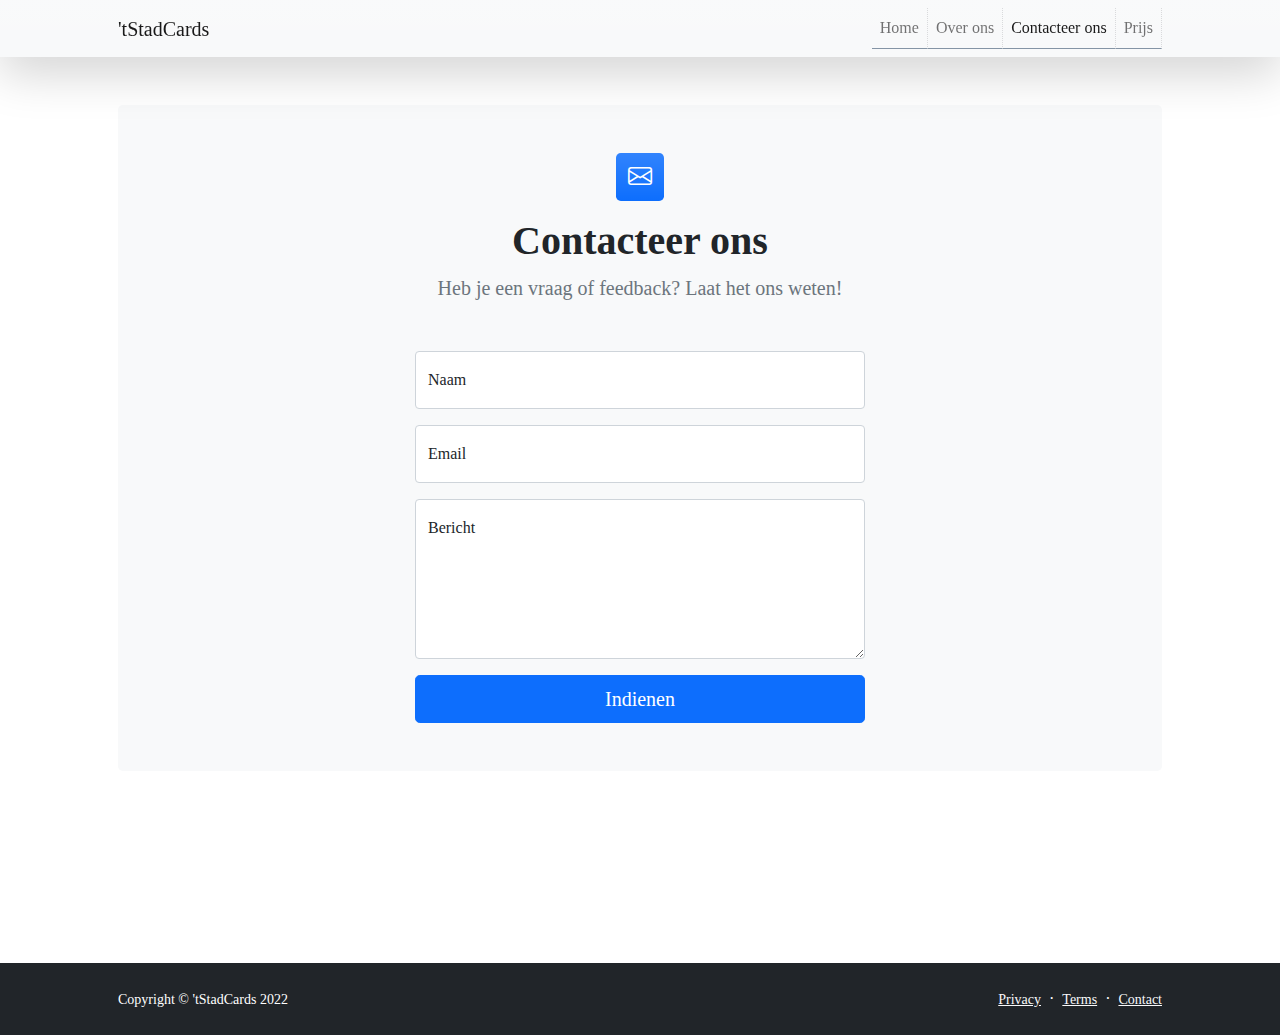
<file: contact.html>
<!DOCTYPE html>
<html lang="en">
    <head>
        <meta charset="utf-8" />
        <meta name="viewport" content="width=device-width, initial-scale=1, shrink-to-fit=no" />
        <meta name="description" content />
        <meta name="author" content />
        <title>-= 'tStadCards =-</title>
        <!-- Favicon-->
        <link rel="icon" type="image/x-icon" href="assets/favicon.ico" />
        <!-- Bootstrap icons-->
        <link href="https://cdn.jsdelivr.net/npm/bootstrap-icons@1.5.0/font/bootstrap-icons.css" rel="stylesheet" />
        <!-- Core theme CSS (includes Bootstrap)-->
        <link href="css/styles.css" rel="stylesheet" />
    </head>
    <body class="d-flex flex-column">
        <main class="flex-shrink-0">
            <!-- Navigation-->
            <nav class="navbar navbar-expand-lg navbar-light bg-light bg-gradient sticky-top shadow-lg">
                <div class="container px-5">
                    <a class="navbar-brand" href="index.html">'tStadCards</a>
                    <button class="navbar-toggler" type="button" data-bs-toggle="collapse" data-bs-target="#navbarSupportedContent" aria-controls="navbarSupportedContent" aria-expanded="false" aria-label="Toggle navigation"><span class="navbar-toggler-icon"></span></button>
                    <div class="collapse navbar-collapse" id="navbarSupportedContent">
                        <ul class="navbar-nav ms-auto mb-2 mb-lg-0">
                            <li class="nav-item"><a class="nav-link nav-tabs" href="index.html">Home</a></li>
                            <li class="nav-item"><a class="nav-link nav-tabs" href="about.html">Over ons</a></li>
                            <li class="nav-item"><a class="nav-link nav-tabs active" href="contact.html">Contacteer ons</a></li>
                            <li class="nav-item"><a class="nav-link nav-tabs" href="pricing.html">Prijs</a></li>
                        </ul>
                    </div>
                </div>
            </nav>
            <!-- Page content-->
            <section class="py-5">
                <div class="container px-5">
                    <!-- Contact form-->
                    <div class="bg-light rounded-3 py-5 px-4 px-md-5 mb-5">
                        <div class="text-center mb-5">
                            <div class="feature bg-primary bg-gradient text-white rounded-3 mb-3"><i class="bi bi-envelope"></i></div>
                            <h1 class="fw-bolder">Contacteer ons</h1>
                            <p class="lead fw-normal text-muted mb-0">Heb je een vraag of feedback? Laat het ons weten!</p>
                        </div>
                        <div class="row gx-5 justify-content-center">
                            <div class="col-lg-8 col-xl-6">
                                
                                <!-- https://formsubmit.co for formsubmit@tstadcards.com-->
                                <form id="contactForm" action="https://formsubmit.co/28b6be7c323d34f1cf096b1641c80d18" method="post">
                                    <input type="hidden" name="_subject" value="Feedback submitted from tStadCards.com">
                                    <input type="hidden" name="_next" value="https://tStadCards.com/contact_thankyou.html">
                                    <input type="hidden" name="_captcha" value="false">
                                    <input type="hidden" name="_template" value="table">
                                    <input type="text" name="_honey" style="display:none">

                                    <!-- Name input-->
                                    <div class="form-floating mb-3">
                                        <input class="form-control" name="name" id="name" type="text" placeholder="Naam..." required>
                                        <label for="name">Naam</label>
                                    </div>
                                    <!-- Email address input-->
                                    <div class="form-floating mb-3">
                                        <input class="form-control" name="email" id="email" type="email" placeholder="name@example.com" required>
                                        <label for="email">Email</label>
                                    </div>
                                    <!-- Message input-->
                                    <div class="form-floating mb-3">
                                        <textarea class="form-control" name="Message" id="Message" type="text" placeholder="Bericht..." style="height: 10rem" required></textarea>
                                        <label for="Message">Bericht</label>
                                    </div>
                                    
                                    <!-- Submit Button-->
                                    <div class="d-grid"><button class="btn btn-primary btn-lg" id="submitButton" type="submit">Indienen</button></div>
                                </form>
                            </div>
                        </div>
                    </div>
                    <!-- Contact cards-->
                    <div class="row gx-5 row-cols-2 row-cols-lg-4 py-5">
                        <!-- <div class="col">
                            <div class="feature bg-primary bg-gradient text-white rounded-3 mb-3"><i class="bi bi-chat-dots"></i></div>
                            <div class="h5 mb-2">Chat with us</div>
                            <p class="text-muted mb-0">Chat live with one of our support specialists.</p>
                        </div>
                        <div class="col">
                            <div class="feature bg-primary bg-gradient text-white rounded-3 mb-3"><i class="bi bi-people"></i></div>
                            <div class="h5">Ask the community</div>
                            <p class="text-muted mb-0">Explore our community forums and communicate with other users.</p>
                        </div>
                        <div class="col">
                            <div class="feature bg-primary bg-gradient text-white rounded-3 mb-3"><i class="bi bi-question-circle"></i></div>
                            <div class="h5">Support center</div>
                            <p class="text-muted mb-0">Browse FAQ's and support articles to find solutions.</p>
                        </div>
                        <div class="col">
                            <div class="feature bg-primary bg-gradient text-white rounded-3 mb-3"><i class="bi bi-telephone"></i></div>
                            <div class="h5">Call us</div>
                            <p class="text-muted mb-0">Call us during normal business hours at (555) 892-9403.</p>
                        </div> -->
                    </div>
                </div>
            </section>
        </main>
        <!-- Footer-->
        <footer class="bg-dark py-4 mt-auto">
            <div class="container px-5">
                <div class="row align-items-center justify-content-between flex-column flex-sm-row">
                    <div class="col-auto"><div class="small m-0 text-white">Copyright &copy; 'tStadCards 2022</div></div>
                    <div class="col-auto">
                        <a class="link-light small" href="#!">Privacy</a>
                        <span class="text-white mx-1">&middot;</span>
                        <a class="link-light small" href="#!">Terms</a>
                        <span class="text-white mx-1">&middot;</span>
                        <a class="link-light small" href="#!">Contact</a>
                    </div>
                </div>
            </div>
        </footer>
        <!-- Bootstrap core JS-->
        <script src="https://cdn.jsdelivr.net/npm/bootstrap@5.1.3/dist/js/bootstrap.bundle.min.js"></script>
        <!-- Core theme JS-->
        <script src="js/scripts.js"></script>
       
    </body>
</html>
</file>
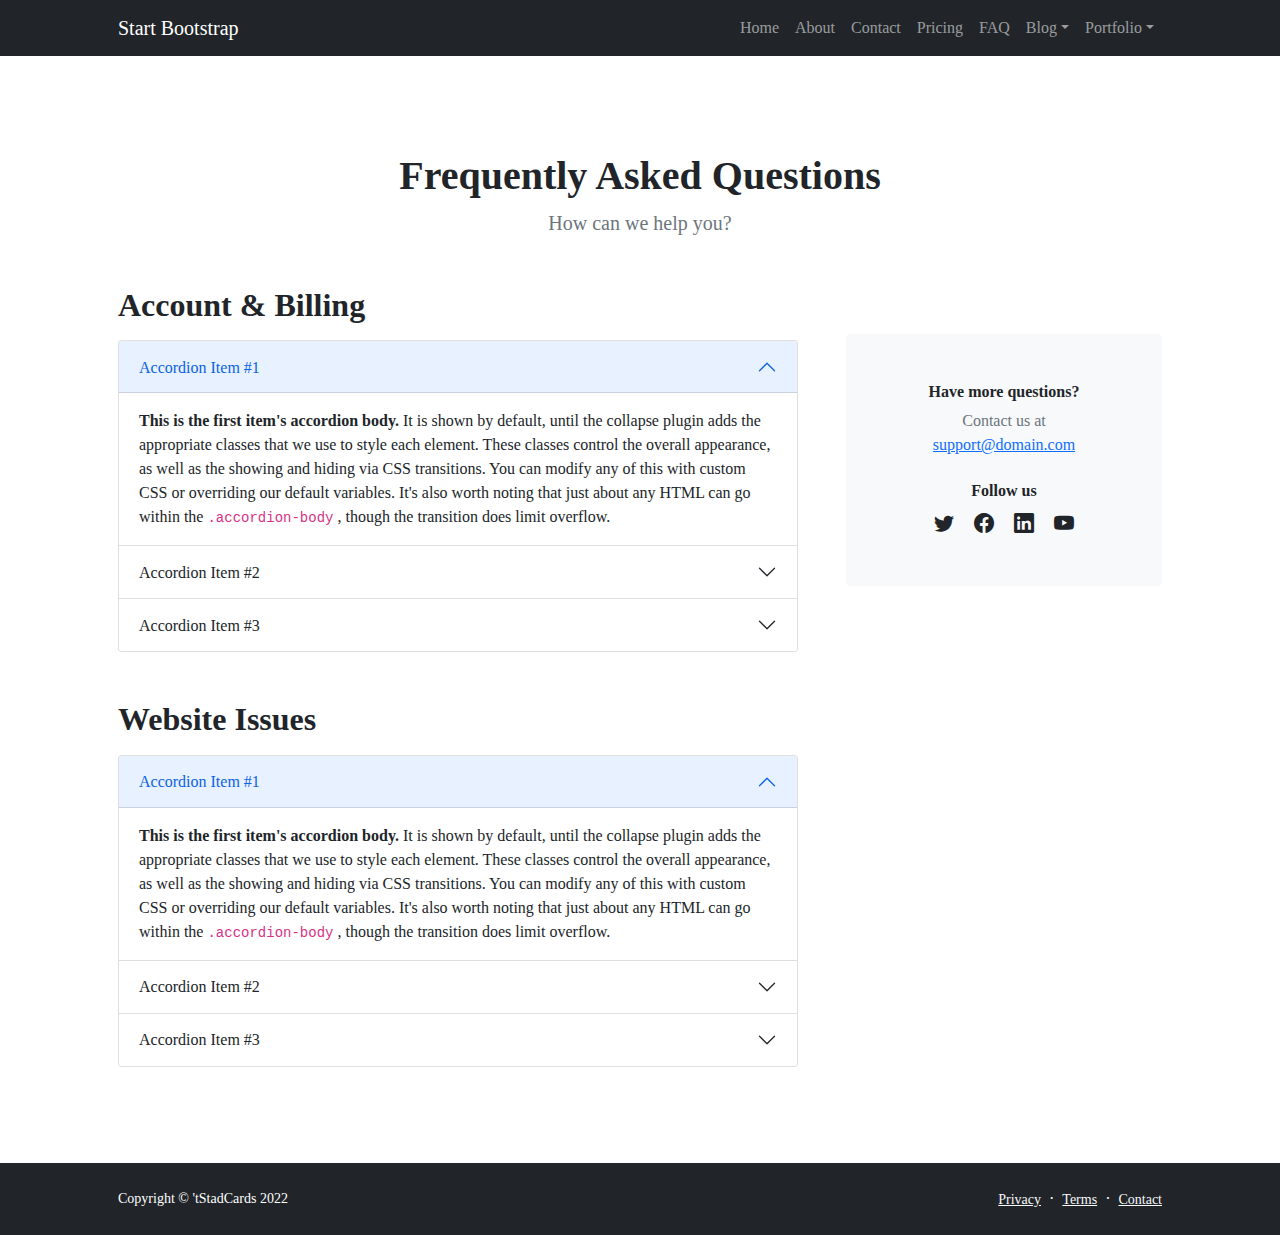
<file: faq.html>
<!DOCTYPE html>
<html lang="en">
    <head>
        <meta charset="utf-8" />
        <meta name="viewport" content="width=device-width, initial-scale=1, shrink-to-fit=no" />
        <meta name="description" content="" />
        <meta name="author" content="" />
        <title>-= 'tStadCards =-</title>
        <!-- Favicon-->
        <link rel="icon" type="image/x-icon" href="assets/favicon.ico" />
        <!-- Bootstrap icons-->
        <link href="https://cdn.jsdelivr.net/npm/bootstrap-icons@1.5.0/font/bootstrap-icons.css" rel="stylesheet" />
        <!-- Core theme CSS (includes Bootstrap)-->
        <link href="css/styles.css" rel="stylesheet" />
    </head>
    <body class="d-flex flex-column h-100">
        <main class="flex-shrink-0">
            <!-- Navigation-->
            <nav class="navbar navbar-expand-lg navbar-dark bg-dark">
                <div class="container px-5">
                    <a class="navbar-brand" href="index.html">Start Bootstrap</a>
                    <button class="navbar-toggler" type="button" data-bs-toggle="collapse" data-bs-target="#navbarSupportedContent" aria-controls="navbarSupportedContent" aria-expanded="false" aria-label="Toggle navigation"><span class="navbar-toggler-icon"></span></button>
                    <div class="collapse navbar-collapse" id="navbarSupportedContent">
                        <ul class="navbar-nav ms-auto mb-2 mb-lg-0">
                            <li class="nav-item"><a class="nav-link" href="index.html">Home</a></li>
                            <li class="nav-item"><a class="nav-link" href="about.html">About</a></li>
                            <li class="nav-item"><a class="nav-link" href="contact.html">Contact</a></li>
                            <li class="nav-item"><a class="nav-link" href="pricing.html">Pricing</a></li>
                            <li class="nav-item"><a class="nav-link" href="faq.html">FAQ</a></li>
                            <li class="nav-item dropdown">
                                <a class="nav-link dropdown-toggle" id="navbarDropdownBlog" href="#" role="button" data-bs-toggle="dropdown" aria-expanded="false">Blog</a>
                                <ul class="dropdown-menu dropdown-menu-end" aria-labelledby="navbarDropdownBlog">
                                    <li><a class="dropdown-item" href="blog-home.html">Blog Home</a></li>
                                    <li><a class="dropdown-item" href="blog-post.html">Blog Post</a></li>
                                </ul>
                            </li>
                            <li class="nav-item dropdown">
                                <a class="nav-link dropdown-toggle" id="navbarDropdownPortfolio" href="#" role="button" data-bs-toggle="dropdown" aria-expanded="false">Portfolio</a>
                                <ul class="dropdown-menu dropdown-menu-end" aria-labelledby="navbarDropdownPortfolio">
                                    <li><a class="dropdown-item" href="portfolio-overview.html">Portfolio Overview</a></li>
                                    <li><a class="dropdown-item" href="portfolio-item.html">Portfolio Item</a></li>
                                </ul>
                            </li>
                        </ul>
                    </div>
                </div>
            </nav>
            <!-- Page Content-->
            <section class="py-5">
                <div class="container px-5 my-5">
                    <div class="text-center mb-5">
                        <h1 class="fw-bolder">Frequently Asked Questions</h1>
                        <p class="lead fw-normal text-muted mb-0">How can we help you?</p>
                    </div>
                    <div class="row gx-5">
                        <div class="col-xl-8">
                            <!-- FAQ Accordion 1-->
                            <h2 class="fw-bolder mb-3">Account &amp; Billing</h2>
                            <div class="accordion mb-5" id="accordionExample">
                                <div class="accordion-item">
                                    <h3 class="accordion-header" id="headingOne"><button class="accordion-button" type="button" data-bs-toggle="collapse" data-bs-target="#collapseOne" aria-expanded="true" aria-controls="collapseOne">Accordion Item #1</button></h3>
                                    <div class="accordion-collapse collapse show" id="collapseOne" aria-labelledby="headingOne" data-bs-parent="#accordionExample">
                                        <div class="accordion-body">
                                            <strong>This is the first item's accordion body.</strong>
                                            It is shown by default, until the collapse plugin adds the appropriate classes that we use to style each element. These classes control the overall appearance, as well as the showing and hiding via CSS transitions. You can modify any of this with custom CSS or overriding our default variables. It's also worth noting that just about any HTML can go within the
                                            <code>.accordion-body</code>
                                            , though the transition does limit overflow.
                                        </div>
                                    </div>
                                </div>
                                <div class="accordion-item">
                                    <h3 class="accordion-header" id="headingTwo"><button class="accordion-button collapsed" type="button" data-bs-toggle="collapse" data-bs-target="#collapseTwo" aria-expanded="false" aria-controls="collapseTwo">Accordion Item #2</button></h3>
                                    <div class="accordion-collapse collapse" id="collapseTwo" aria-labelledby="headingTwo" data-bs-parent="#accordionExample">
                                        <div class="accordion-body">
                                            <strong>This is the second item's accordion body.</strong>
                                            It is hidden by default, until the collapse plugin adds the appropriate classes that we use to style each element. These classes control the overall appearance, as well as the showing and hiding via CSS transitions. You can modify any of this with custom CSS or overriding our default variables. It's also worth noting that just about any HTML can go within the
                                            <code>.accordion-body</code>
                                            , though the transition does limit overflow.
                                        </div>
                                    </div>
                                </div>
                                <div class="accordion-item">
                                    <h3 class="accordion-header" id="headingThree"><button class="accordion-button collapsed" type="button" data-bs-toggle="collapse" data-bs-target="#collapseThree" aria-expanded="false" aria-controls="collapseThree">Accordion Item #3</button></h3>
                                    <div class="accordion-collapse collapse" id="collapseThree" aria-labelledby="headingThree" data-bs-parent="#accordionExample">
                                        <div class="accordion-body">
                                            <strong>This is the third item's accordion body.</strong>
                                            It is hidden by default, until the collapse plugin adds the appropriate classes that we use to style each element. These classes control the overall appearance, as well as the showing and hiding via CSS transitions. You can modify any of this with custom CSS or overriding our default variables. It's also worth noting that just about any HTML can go within the
                                            <code>.accordion-body</code>
                                            , though the transition does limit overflow.
                                        </div>
                                    </div>
                                </div>
                            </div>
                            <!-- FAQ Accordion 2-->
                            <h2 class="fw-bolder mb-3">Website Issues</h2>
                            <div class="accordion mb-5 mb-xl-0" id="accordionExample2">
                                <div class="accordion-item">
                                    <h3 class="accordion-header" id="headingOne"><button class="accordion-button" type="button" data-bs-toggle="collapse" data-bs-target="#collapseOne" aria-expanded="true" aria-controls="collapseOne">Accordion Item #1</button></h3>
                                    <div class="accordion-collapse collapse show" id="collapseOne" aria-labelledby="headingOne" data-bs-parent="#accordionExample2">
                                        <div class="accordion-body">
                                            <strong>This is the first item's accordion body.</strong>
                                            It is shown by default, until the collapse plugin adds the appropriate classes that we use to style each element. These classes control the overall appearance, as well as the showing and hiding via CSS transitions. You can modify any of this with custom CSS or overriding our default variables. It's also worth noting that just about any HTML can go within the
                                            <code>.accordion-body</code>
                                            , though the transition does limit overflow.
                                        </div>
                                    </div>
                                </div>
                                <div class="accordion-item">
                                    <h3 class="accordion-header" id="headingTwo"><button class="accordion-button collapsed" type="button" data-bs-toggle="collapse" data-bs-target="#collapseTwo" aria-expanded="false" aria-controls="collapseTwo">Accordion Item #2</button></h3>
                                    <div class="accordion-collapse collapse" id="collapseTwo" aria-labelledby="headingTwo" data-bs-parent="#accordionExample2">
                                        <div class="accordion-body">
                                            <strong>This is the second item's accordion body.</strong>
                                            It is hidden by default, until the collapse plugin adds the appropriate classes that we use to style each element. These classes control the overall appearance, as well as the showing and hiding via CSS transitions. You can modify any of this with custom CSS or overriding our default variables. It's also worth noting that just about any HTML can go within the
                                            <code>.accordion-body</code>
                                            , though the transition does limit overflow.
                                        </div>
                                    </div>
                                </div>
                                <div class="accordion-item">
                                    <h3 class="accordion-header" id="headingThree"><button class="accordion-button collapsed" type="button" data-bs-toggle="collapse" data-bs-target="#collapseThree" aria-expanded="false" aria-controls="collapseThree">Accordion Item #3</button></h3>
                                    <div class="accordion-collapse collapse" id="collapseThree" aria-labelledby="headingThree" data-bs-parent="#accordionExample2">
                                        <div class="accordion-body">
                                            <strong>This is the third item's accordion body.</strong>
                                            It is hidden by default, until the collapse plugin adds the appropriate classes that we use to style each element. These classes control the overall appearance, as well as the showing and hiding via CSS transitions. You can modify any of this with custom CSS or overriding our default variables. It's also worth noting that just about any HTML can go within the
                                            <code>.accordion-body</code>
                                            , though the transition does limit overflow.
                                        </div>
                                    </div>
                                </div>
                            </div>
                        </div>
                        <div class="col-xl-4">
                            <div class="card border-0 bg-light mt-xl-5">
                                <div class="card-body p-4 py-lg-5">
                                    <div class="d-flex align-items-center justify-content-center">
                                        <div class="text-center">
                                            <div class="h6 fw-bolder">Have more questions?</div>
                                            <p class="text-muted mb-4">
                                                Contact us at
                                                <br />
                                                <a href="#!">support@domain.com</a>
                                            </p>
                                            <div class="h6 fw-bolder">Follow us</div>
                                            <a class="fs-5 px-2 link-dark" href="#!"><i class="bi-twitter"></i></a>
                                            <a class="fs-5 px-2 link-dark" href="#!"><i class="bi-facebook"></i></a>
                                            <a class="fs-5 px-2 link-dark" href="#!"><i class="bi-linkedin"></i></a>
                                            <a class="fs-5 px-2 link-dark" href="#!"><i class="bi-youtube"></i></a>
                                        </div>
                                    </div>
                                </div>
                            </div>
                        </div>
                    </div>
                </div>
            </section>
        </main>
        <!-- Footer-->
        <footer class="bg-dark py-4 mt-auto">
            <div class="container px-5">
                <div class="row align-items-center justify-content-between flex-column flex-sm-row">
                    <div class="col-auto"><div class="small m-0 text-white">Copyright &copy; 'tStadCards 2022</div></div>
                    <div class="col-auto">
                        <a class="link-light small" href="#!">Privacy</a>
                        <span class="text-white mx-1">&middot;</span>
                        <a class="link-light small" href="#!">Terms</a>
                        <span class="text-white mx-1">&middot;</span>
                        <a class="link-light small" href="#!">Contact</a>
                    </div>
                </div>
            </div>
        </footer>
        <!-- Bootstrap core JS-->
        <script src="https://cdn.jsdelivr.net/npm/bootstrap@5.1.3/dist/js/bootstrap.bundle.min.js"></script>
        <!-- Core theme JS-->
        <script src="js/scripts.js"></script>
    </body>
</html>
</file>
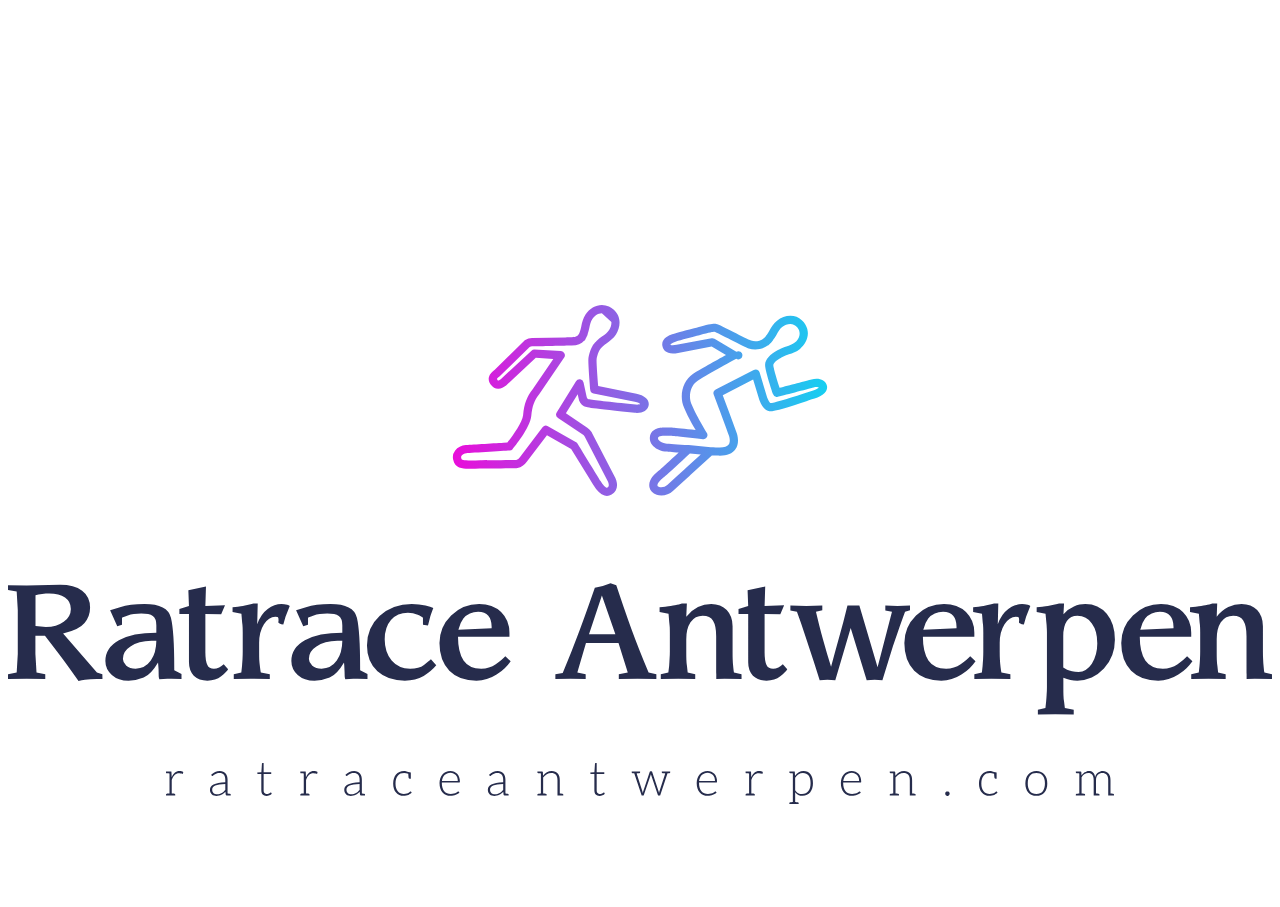
<file: index_2.html>
<!DOCTYPE html>
<html lang="en">
<head>
    <meta charset="UTF-8">
    <meta http-equiv="X-UA-Compatible" content="IE=edge">
    <meta name="viewport" content="width=device-width, initial-scale=1.0">
    <!-- Bootstrap 5 -->
    <link href="https://cdn.jsdelivr.net/npm/bootstrap@5.2.2/dist/css/bootstrap.min.css" rel="stylesheet" integrity="sha384-Zenh87qX5JnK2Jl0vWa8Ck2rdkQ2Bzep5IDxbcnCeuOxjzrPF/et3URy9Bv1WTRi" crossorigin="anonymous">
  
    <!-- Own Style -->
    <link href="./style_2.css" rel="stylesheet" />
    <title>::- RatRaceAntwerpen -::</title>
</head>

<!-- See documentation at: 
    https://getbootstrap.com/docs/5.2/layout/grid/ 
    https://www.w3schools.com/bootstrap5/bootstrap_get_started.php
-->
<body>
    <div class="container-fluid min-vh-100">
        <div style="height:33vh;" class="row row-cols-1">
          <div class="col-sm"></div>
        </div>

        <div style="height:33vh;" class="row text-center p-2 row-cols-3">
            <div class="col-sm-4"></div>
            <div class="col-sm-4">
                <div class="img-fluid"><img src="./images/ratraceantwerpen_cover.svg" width="100%"></div>
            </div>
            <div class="col-sm-4"></div>
          </div>

          <div style="height:33vh;" class="row row-cols-1">
            <div class="col-sm"></div>
          </div>

      </div>

<!-- Bootstrap JS -->
    <script src="https://cdn.jsdelivr.net/npm/bootstrap@5.2.2/dist/js/bootstrap.bundle.min.js" integrity="sha384-OERcA2EqjJCMA+/3y+gxIOqMEjwtxJY7qPCqsdltbNJuaOe923+mo//f6V8Qbsw3" crossorigin="anonymous"></script>
</body>
</html>
</file>
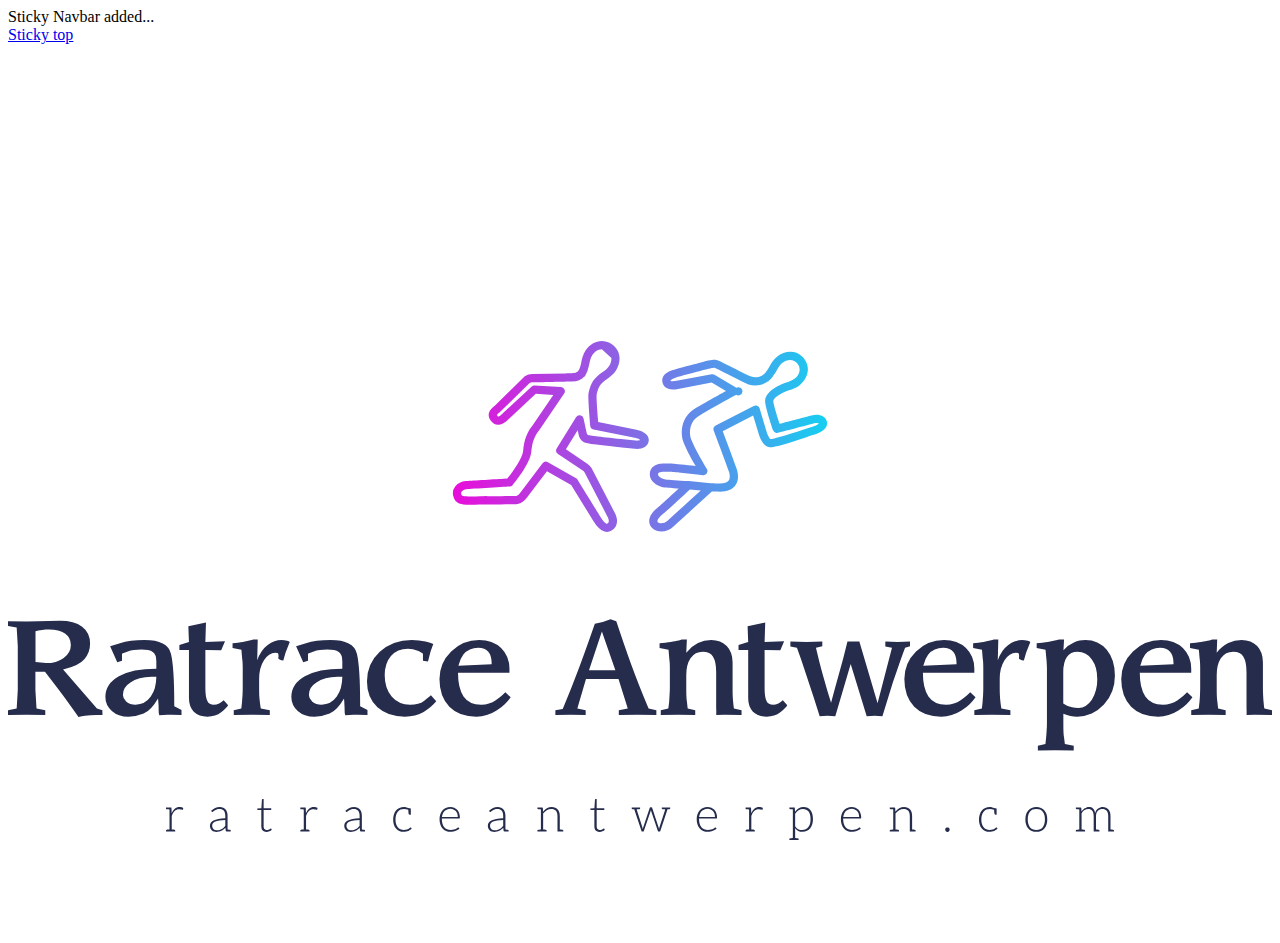
<file: index_3.html>
<!DOCTYPE html>
<html lang="en">
<head>
    <meta charset="UTF-8">
    <meta http-equiv="X-UA-Compatible" content="IE=edge">
    <meta name="viewport" content="width=device-width, initial-scale=1.0">
    <!-- Bootstrap 5 Style -->
    <link href="https://cdn.jsdelivr.net/npm/bootstrap@5.2.2/dist/css/bootstrap.min.css" rel="stylesheet" integrity="sha384-Zenh87qX5JnK2Jl0vWa8Ck2rdkQ2Bzep5IDxbcnCeuOxjzrPF/et3URy9Bv1WTRi" crossorigin="anonymous">
  
    <!-- Own Style -->
    <link href="./style_2.css" rel="stylesheet" />
    <title>::- RatRaceAntwerpen -::</title>
</head>

<!-- See documentation at: 
    https://getbootstrap.com/docs/5.2/layout/grid/ 
    https://www.w3schools.com/bootstrap5/bootstrap_get_started.php
-->
<body>
    <div class="container-fluid mt-3">
        Sticky Navbar added...
    </div>

    
    <nav class="navbar navbar-expand-sm bg-dark navbar-dark sticky-top">
        <div class="container-fluid">
        <a class="navbar-brand" href="#">Sticky top</a>
        </div>
    </nav>

    <div class="container-fluid min-vh-100">
        <div style="height:33vh;" class="row row-cols-1">
          <div class="col-sm"></div>
        </div>

        <div style="height:33vh;" class="row text-center p-2 row-cols-3">
            <div class="col-sm-4"></div>
            <div class="col-sm-4">
                <div class="img-fluid"><img src="./images/ratraceantwerpen_cover.svg" width="100%"></div>
            </div>
            <div class="col-sm-4"></div>
          </div>

          <div style="height:33vh;" class="row row-cols-1">
            <div class="col-sm"></div>
          </div>

      </div>

<!-- Bootstrap JS -->
    <script src="https://cdn.jsdelivr.net/npm/bootstrap@5.2.2/dist/js/bootstrap.bundle.min.js" integrity="sha384-OERcA2EqjJCMA+/3y+gxIOqMEjwtxJY7qPCqsdltbNJuaOe923+mo//f6V8Qbsw3" crossorigin="anonymous"></script>
</body>
</html>
</file>
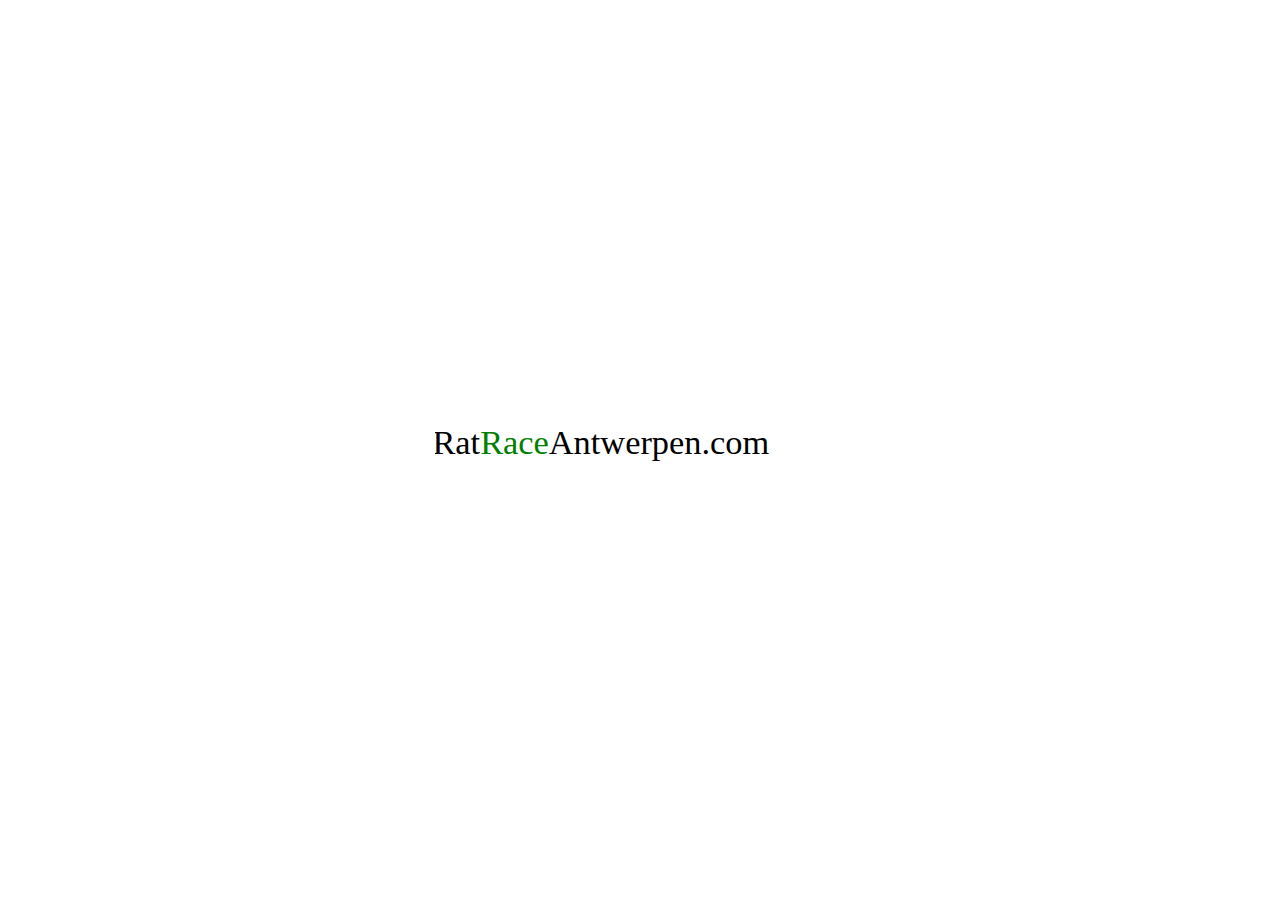
<file: index_org.html>
<!DOCTYPE html>
<html lang="en">
<head>
    <meta charset="UTF-8">
    <meta http-equiv="X-UA-Compatible" content="IE=edge">
    <meta name="viewport" content="width=device-width, initial-scale=1.0">

    <link href="./style.css" rel="stylesheet" />
    <title>::- RatRaceAntwerpen -::</title>
</head>
<!-- <div class="full-height"> -->
<body>
    <table class="full-height" style="width:98%;margin-left:1%; margin-right:1%;">
        <colgroup>
            <col span="3" style="width: 33%;">
          </colgroup>
    <tr>
        <td></td>
        <td></td>
        <td></td>
    </tr>
    <tr>
        <td></td>
        <td><img src="./images/ratraceantwerpen_dev.svg" width="100%"></td>
        <td></td>
    </tr>
    <tr>
        <td></td>
        <td></td>
        <td></td>
    </tr>
    
    </table>
<!-- </div> -->

</body>
</html>
</file>
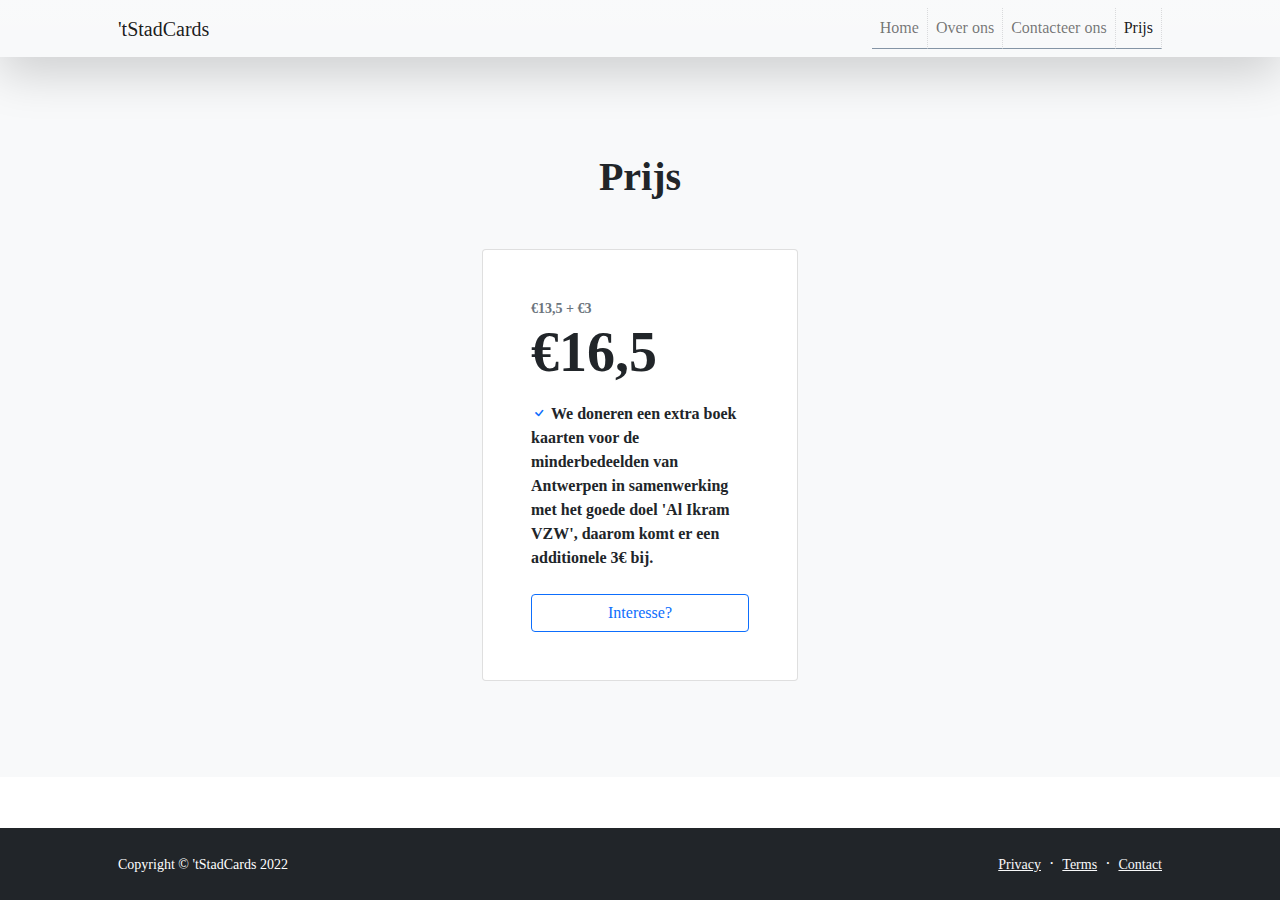
<file: pricing.html>
<!DOCTYPE html>
<html lang="en">
    <head>
        <meta charset="utf-8" />
        <meta name="viewport" content="width=device-width, initial-scale=1, shrink-to-fit=no" />
        <meta name="description" content="" />
        <meta name="author" content="" />
        <title>-= 'tStadCards =-</title>
        <!-- Favicon-->
        <link rel="icon" type="image/x-icon" href="assets/favicon.ico" />
        <!-- Bootstrap icons-->
        <link href="https://cdn.jsdelivr.net/npm/bootstrap-icons@1.5.0/font/bootstrap-icons.css" rel="stylesheet" />
        <!-- Core theme CSS (includes Bootstrap)-->
        <link href="css/styles.css" rel="stylesheet" />
    </head>
    <body class="d-flex flex-column">
        <main class="flex-shrink-0">
            <!-- Navigation-->
            <nav class="navbar navbar-expand-lg navbar-light bg-light bg-gradient sticky-top shadow-lg">
                <div class="container px-5">
                    <a class="navbar-brand" href="index.html">'tStadCards</a>
                    <button class="navbar-toggler" type="button" data-bs-toggle="collapse" data-bs-target="#navbarSupportedContent" aria-controls="navbarSupportedContent" aria-expanded="false" aria-label="Toggle navigation"><span class="navbar-toggler-icon"></span></button>
                    <div class="collapse navbar-collapse" id="navbarSupportedContent">
                        <ul class="navbar-nav ms-auto mb-2 mb-lg-0">
                            <li class="nav-item"><a class="nav-link nav-tabs" href="index.html">Home</a></li>
                            <li class="nav-item"><a class="nav-link nav-tabs" href="about.html">Over ons</a></li>
                            <li class="nav-item"><a class="nav-link nav-tabs" href="contact.html">Contacteer ons</a></li>
                            <li class="nav-item"><a class="nav-link nav-tabs active" href="pricing.html">Prijs</a></li>
                        </ul>
                    </div>
                </div>
            </nav>
            <!-- Pricing section-->
            <section class="bg-light py-5">
                <div class="container px-5 my-5">
                    <div class="text-center mb-5">
                        <h1 class="fw-bolder">Prijs</h1>
                        <p class="lead fw-normal text-muted mb-0"></p>
                    </div>
                    <div class="row gx-5 justify-content-center">
                        <!-- Pricing card free-->
                        <div class="col-lg-6 col-xl-4">
                            <div class="card mb-5 mb-xl-0">
                                <div class="card-body p-5">
                                    <div class="small text-uppercase fw-bold text-muted">€13,5 + €3</div>
                                    <div class="mb-3">
                                        <span class="display-4 fw-bold">€16,5</span>
                                        <!-- <span class="text-muted"> + €3</span> -->
                                    </div>
                                    <ul class="list-unstyled mb-4">
                                        <li class="mb-2">
                                            <i class="bi bi-check text-primary"></i>
                                            <strong>We doneren een extra boek kaarten voor de minderbedeelden van Antwerpen in samenwerking met het goede doel 'Al Ikram VZW', daarom komt er een additionele 3€ bij.</strong>
                                        </li>
                                        <!-- <li class="mb-2">
                                            <i class="bi bi-check text-primary"></i>
                                            5GB storage
                                        </li>
                                        <li class="mb-2">
                                            <i class="bi bi-check text-primary"></i>
                                            Unlimited public projects
                                        </li>
                                        <li class="mb-2">
                                            <i class="bi bi-check text-primary"></i>
                                            Community access
                                        </li>
                                        <li class="mb-2 text-muted">
                                            <i class="bi bi-x"></i>
                                            Unlimited private projects
                                        </li>
                                        <li class="mb-2 text-muted">
                                            <i class="bi bi-x"></i>
                                            Dedicated support
                                        </li>
                                        <li class="mb-2 text-muted">
                                            <i class="bi bi-x"></i>
                                            Free linked domain
                                        </li>
                                        <li class="text-muted">
                                            <i class="bi bi-x"></i>
                                            Monthly status reports
                                        </li> -->
                                    </ul>
                                    <div class="d-grid"><a class="btn btn-outline-primary" href="./contact.html">Interesse?</a></div>
                                </div>
                            </div>
                        </div>
                        <!-- Pricing card pro-->
                        <!-- <div class="col-lg-6 col-xl-4">
                            <div class="card mb-5 mb-xl-0">
                                <div class="card-body p-5">
                                    <div class="small text-uppercase fw-bold">
                                        <i class="bi bi-star-fill text-warning"></i>
                                        Pro
                                    </div>
                                    <div class="mb-3">
                                        <span class="display-4 fw-bold">€9</span>
                                        <span class="text-muted">/ mo.</span>
                                    </div>
                                    <ul class="list-unstyled mb-4">
                                        <li class="mb-2">
                                            <i class="bi bi-check text-primary"></i>
                                            <strong>5 users</strong>
                                        </li>
                                        <li class="mb-2">
                                            <i class="bi bi-check text-primary"></i>
                                            5GB storage
                                        </li>
                                        <li class="mb-2">
                                            <i class="bi bi-check text-primary"></i>
                                            Unlimited public projects
                                        </li>
                                        <li class="mb-2">
                                            <i class="bi bi-check text-primary"></i>
                                            Community access
                                        </li>
                                        <li class="mb-2">
                                            <i class="bi bi-check text-primary"></i>
                                            Unlimited private projects
                                        </li>
                                        <li class="mb-2">
                                            <i class="bi bi-check text-primary"></i>
                                            Dedicated support
                                        </li>
                                        <li class="mb-2">
                                            <i class="bi bi-check text-primary"></i>
                                            Free linked domain
                                        </li>
                                        <li class="text-muted">
                                            <i class="bi bi-x"></i>
                                            Monthly status reports
                                        </li>
                                    </ul>
                                    <div class="d-grid"><a class="btn btn-primary" href="#!">Choose plan</a></div>
                                </div>
                            </div>
                        </div> -->
                        <!-- Pricing card enterprise-->
                        <!-- <div class="col-lg-6 col-xl-4">
                            <div class="card">
                                <div class="card-body p-5">
                                    <div class="small text-uppercase fw-bold text-muted">Enterprise</div>
                                    <div class="mb-3">
                                        <span class="display-4 fw-bold">€49</span>
                                        <span class="text-muted">/ mo.</span>
                                    </div>
                                    <ul class="list-unstyled mb-4">
                                        <li class="mb-2">
                                            <i class="bi bi-check text-primary"></i>
                                            <strong>Unlimited users</strong>
                                        </li>
                                        <li class="mb-2">
                                            <i class="bi bi-check text-primary"></i>
                                            5GB storage
                                        </li>
                                        <li class="mb-2">
                                            <i class="bi bi-check text-primary"></i>
                                            Unlimited public projects
                                        </li>
                                        <li class="mb-2">
                                            <i class="bi bi-check text-primary"></i>
                                            Community access
                                        </li>
                                        <li class="mb-2">
                                            <i class="bi bi-check text-primary"></i>
                                            Unlimited private projects
                                        </li>
                                        <li class="mb-2">
                                            <i class="bi bi-check text-primary"></i>
                                            Dedicated support
                                        </li>
                                        <li class="mb-2">
                                            <i class="bi bi-check text-primary"></i>
                                            <strong>Unlimited</strong>
                                            linked domains
                                        </li>
                                        <li class="text-muted">
                                            <i class="bi bi-check text-primary"></i>
                                            Monthly status reports
                                        </li>
                                    </ul>
                                    <div class="d-grid"><a class="btn btn-outline-primary" href="#!">Choose plan</a></div>
                                </div>
                            </div>
                        </div> -->
                    </div>
                </div>
            </section>
        </main>
        <!-- Footer-->
        <footer class="bg-dark py-4 mt-auto">
            <div class="container px-5">
                <div class="row align-items-center justify-content-between flex-column flex-sm-row">
                    <div class="col-auto"><div class="small m-0 text-white">Copyright &copy; 'tStadCards 2022</div></div>
                    <div class="col-auto">
                        <a class="link-light small" href="#!">Privacy</a>
                        <span class="text-white mx-1">&middot;</span>
                        <a class="link-light small" href="#!">Terms</a>
                        <span class="text-white mx-1">&middot;</span>
                        <a class="link-light small" href="#!">Contact</a>
                    </div>
                </div>
            </div>
        </footer>
        <!-- Bootstrap core JS-->
        <script src="https://cdn.jsdelivr.net/npm/bootstrap@5.1.3/dist/js/bootstrap.bundle.min.js"></script>
        <!-- Core theme JS-->
        <script src="js/scripts.js"></script>
    </body>
</html>
</file>
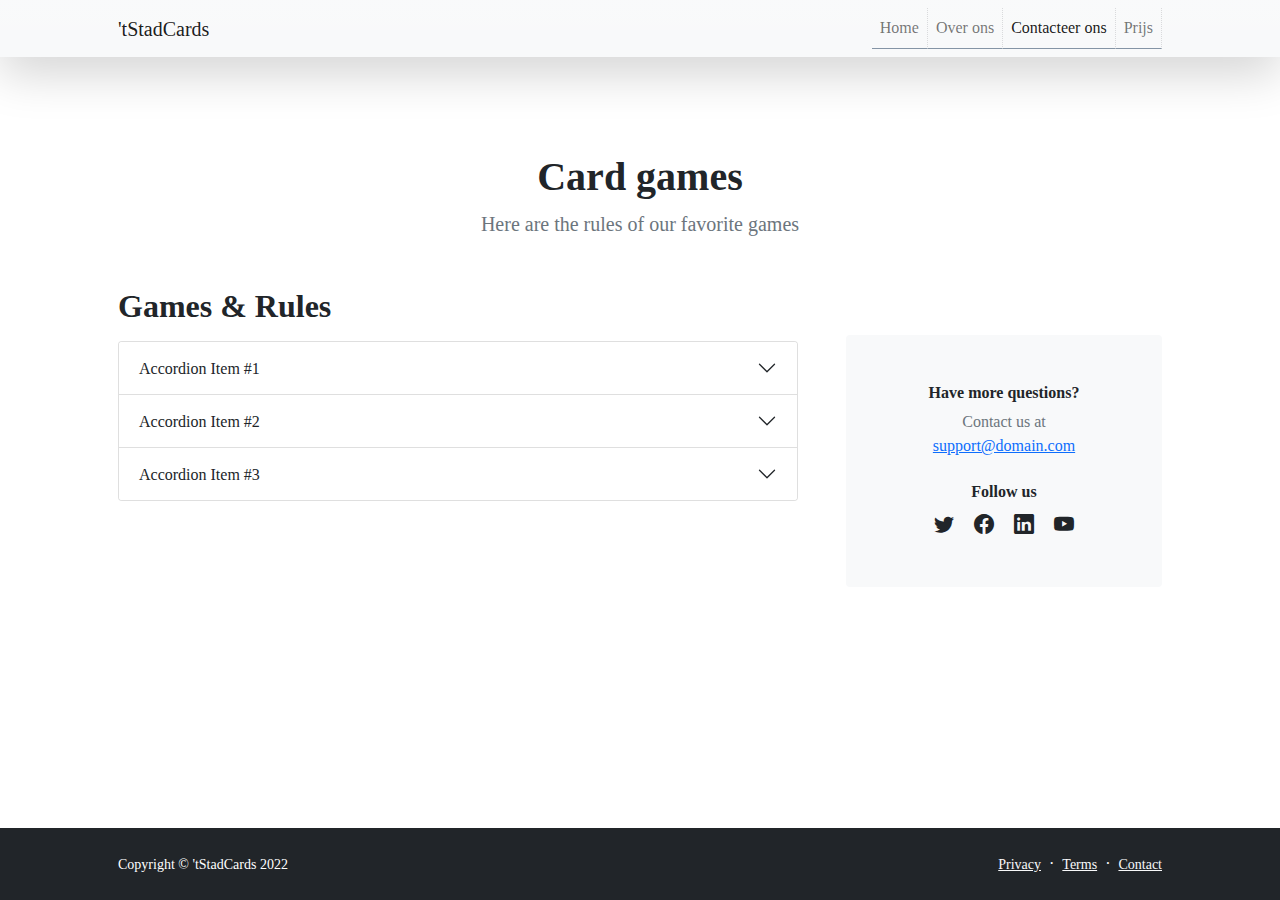
<file: rules.html>
<html lang="en">
    <head>
        <meta charset="utf-8" />
        <meta name="viewport" content="width=device-width, initial-scale=1, shrink-to-fit=no" />
        <meta name="description" content />
        <meta name="author" content />
        <title>-= 'tStadCards =-</title>
        <!-- Favicon-->
        <link rel="icon" type="image/x-icon" href="assets/favicon.ico" />
        <!-- Bootstrap icons-->
        <link href="https://cdn.jsdelivr.net/npm/bootstrap-icons@1.5.0/font/bootstrap-icons.css" rel="stylesheet" />
        <!-- Core theme CSS (includes Bootstrap)-->
        <link href="css/styles.css" rel="stylesheet" />
        
    </head>
    <body class="d-flex flex-column">
        <main class="flex-shrink-0">
            <!-- Navigation-->
            <nav class="navbar navbar-expand-lg navbar-light bg-light bg-gradient sticky-top shadow-lg">
                <div class="container px-5">
                    <a class="navbar-brand" href="index.html">'tStadCards</a>
                    <button class="navbar-toggler" type="button" data-bs-toggle="collapse" data-bs-target="#navbarSupportedContent" aria-controls="navbarSupportedContent" aria-expanded="false" aria-label="Toggle navigation"><span class="navbar-toggler-icon"></span></button>
                    <div class="collapse navbar-collapse" id="navbarSupportedContent">
                        <ul class="navbar-nav ms-auto mb-2 mb-lg-0">
                            <li class="nav-item"><a class="nav-link nav-tabs" href="index.html">Home</a></li>
                            <li class="nav-item"><a class="nav-link nav-tabs" href="about.html">Over ons</a></li>
                            <li class="nav-item"><a class="nav-link nav-tabs active" href="contact.html">Contacteer ons</a></li>
                            <li class="nav-item"><a class="nav-link nav-tabs" href="pricing.html">Prijs</a></li>
                        </ul>
                    </div>
                </div>
            </nav>
            <!-- Page Content-->
            <section class="py-5">
                <div class="container px-5 my-5">
                    <div class="text-center mb-5">
                        <h1 class="fw-bolder">Card games</h1>
                        <p class="lead fw-normal text-muted mb-0">Here are the rules of our favorite games</p>
                    </div>
                    <div class="row gx-5">
                        <div class="col-xl-8">
                            <!-- FAQ Accordion 1-->
                            <h2 class="fw-bolder mb-3">Games &amp; Rules</h2>
                            <div class="accordion mb-5" id="accordionExample">
                                <div class="accordion-item">
                                    <h3 class="accordion-header" id="headingOne"><button class="accordion-button collapsed" type="button" data-bs-toggle="collapse" data-bs-target="#collapseOne" aria-expanded="false" aria-controls="collapseOne">Accordion Item #1</button></h3>
                                    <div class="accordion-collapse collapse" id="collapseOne" aria-labelledby="headingOne" data-bs-parent="#accordionExample">
                                        <div class="accordion-body">
                                            <strong>This is the first item's accordion body.</strong>
                                            It is shown by default, until the collapse plugin adds the appropriate classes that we use to style each element. These classes control the overall appearance, as well as the showing and hiding via CSS transitions. You can modify any of this with custom CSS or overriding our default variables. It's also worth noting that just about any HTML can go within the
                                            <code>.accordion-body</code>
                                            , though the transition does limit overflow.
                                        </div>
                                    </div>
                                </div>
                                <div class="accordion-item">
                                    <h3 class="accordion-header" id="headingTwo"><button class="accordion-button collapsed" type="button" data-bs-toggle="collapse" data-bs-target="#collapseTwo" aria-expanded="false" aria-controls="collapseTwo">Accordion Item #2</button></h3>
                                    <div class="accordion-collapse collapse" id="collapseTwo" aria-labelledby="headingTwo" data-bs-parent="#accordionExample">
                                        <div class="accordion-body">
                                            <strong>This is the second item's accordion body.</strong>
                                            It is hidden by default, until the collapse plugin adds the appropriate classes that we use to style each element. These classes control the overall appearance, as well as the showing and hiding via CSS transitions. You can modify any of this with custom CSS or overriding our default variables. It's also worth noting that just about any HTML can go within the
                                            <code>.accordion-body</code>
                                            , though the transition does limit overflow.
                                        </div>
                                    </div>
                                </div>
                                <div class="accordion-item">
                                    <h3 class="accordion-header" id="headingThree"><button class="accordion-button collapsed" type="button" data-bs-toggle="collapse" data-bs-target="#collapseThree" aria-expanded="false" aria-controls="collapseThree">Accordion Item #3</button></h3>
                                    <div class="accordion-collapse collapse" id="collapseThree" aria-labelledby="headingThree" data-bs-parent="#accordionExample">
                                        <div class="accordion-body">
                                            <strong>This is the third item's accordion body.</strong>
                                            It is hidden by default, until the collapse plugin adds the appropriate classes that we use to style each element. These classes control the overall appearance, as well as the showing and hiding via CSS transitions. You can modify any of this with custom CSS or overriding our default variables. It's also worth noting that just about any HTML can go within the
                                            <code>.accordion-body</code>
                                            , though the transition does limit overflow.
                                        </div>
                                    </div>
                                </div>
                            </div>

                            
                        </div>
                        <div class="col-xl-4">
                            <div class="card border-0 bg-light mt-xl-5">
                                <div class="card-body p-4 py-lg-5">
                                    <div class="d-flex align-items-center justify-content-center">
                                        <div class="text-center">
                                            <div class="h6 fw-bolder">Have more questions?</div>
                                            <p class="text-muted mb-4">
                                                Contact us at
                                                <br />
                                                <a href="#!">support@domain.com</a>
                                            </p>
                                            <div class="h6 fw-bolder">Follow us</div>
                                            <a class="fs-5 px-2 link-dark" href="#!"><i class="bi-twitter"></i></a>
                                            <a class="fs-5 px-2 link-dark" href="#!"><i class="bi-facebook"></i></a>
                                            <a class="fs-5 px-2 link-dark" href="#!"><i class="bi-linkedin"></i></a>
                                            <a class="fs-5 px-2 link-dark" href="#!"><i class="bi-youtube"></i></a>
                                        </div>
                                    </div>
                                </div>
                            </div>
                        </div>
                    </div>
                </div>

                
            </section>
        </main>
        <!-- Footer-->
        <footer class="bg-dark py-4 mt-auto">
            <div class="container px-5">
                <div class="row align-items-center justify-content-between flex-column flex-sm-row">
                    <div class="col-auto"><div class="small m-0 text-white">Copyright &copy; 'tStadCards 2022</div></div>
                    <div class="col-auto">
                        <a class="link-light small" href="#!">Privacy</a>
                        <span class="text-white mx-1">&middot;</span>
                        <a class="link-light small" href="#!">Terms</a>
                        <span class="text-white mx-1">&middot;</span>
                        <a class="link-light small" href="#!">Contact</a>
                    </div>
                </div>
            </div>
        </footer>

        <!-- Bootstrap core JS-->
        <script src="https://cdn.jsdelivr.net/npm/bootstrap@5.1.3/dist/js/bootstrap.bundle.min.js"></script>
        <!-- Core theme JS-->
        <script src="js/scripts.js"></script>

        
    </body>
</html>
</file>
<file: style_2.css>
table, th, td {
    /* border: 1px solid black; */
    border: 0px solid black; 
    border-collapse: collapse;
  }

  .full-height {
    height: 100vh;
  }
</file>
<file: style.css>
table, th, td {
    /* border: 1px solid black; */
    border: 0px solid black; 
    border-collapse: collapse;
  }

  html, body {
    height: 100%;
  }
  
  .full-height {
    height: 98%;
  }
</file>
